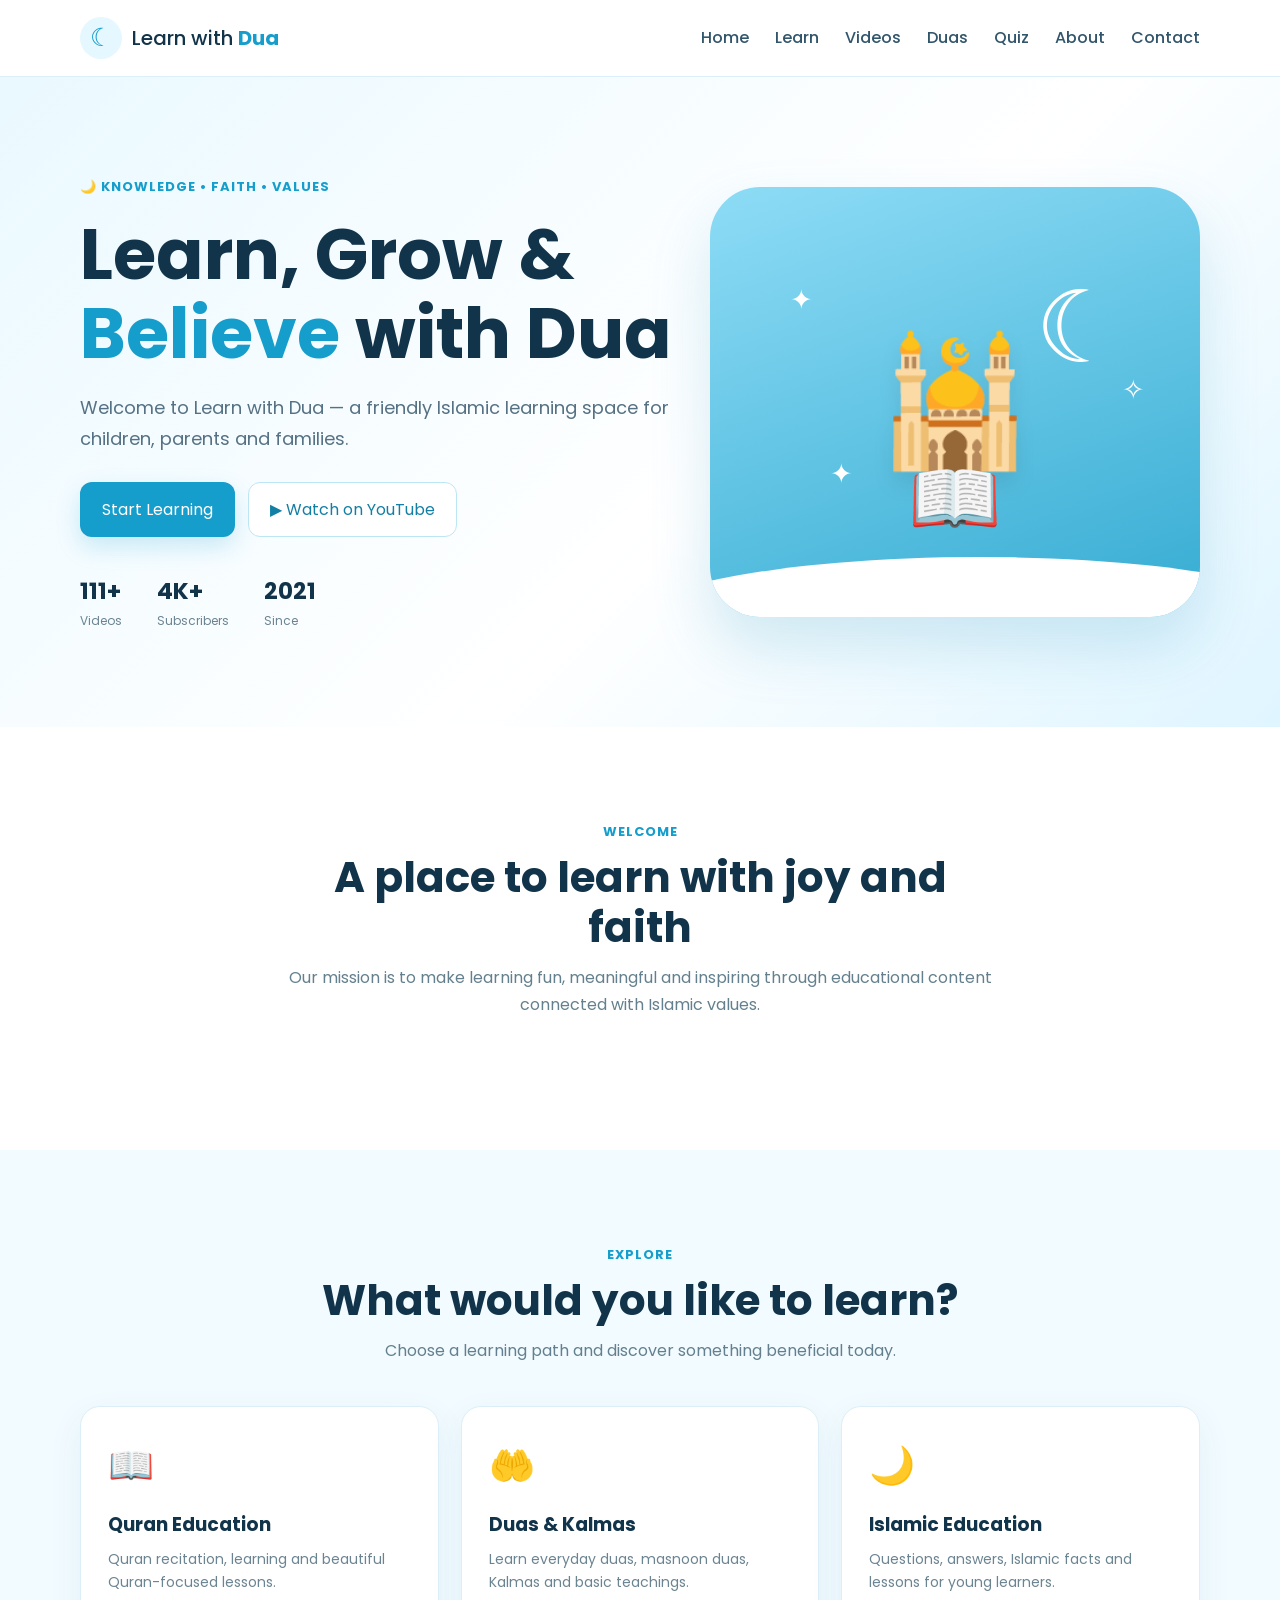
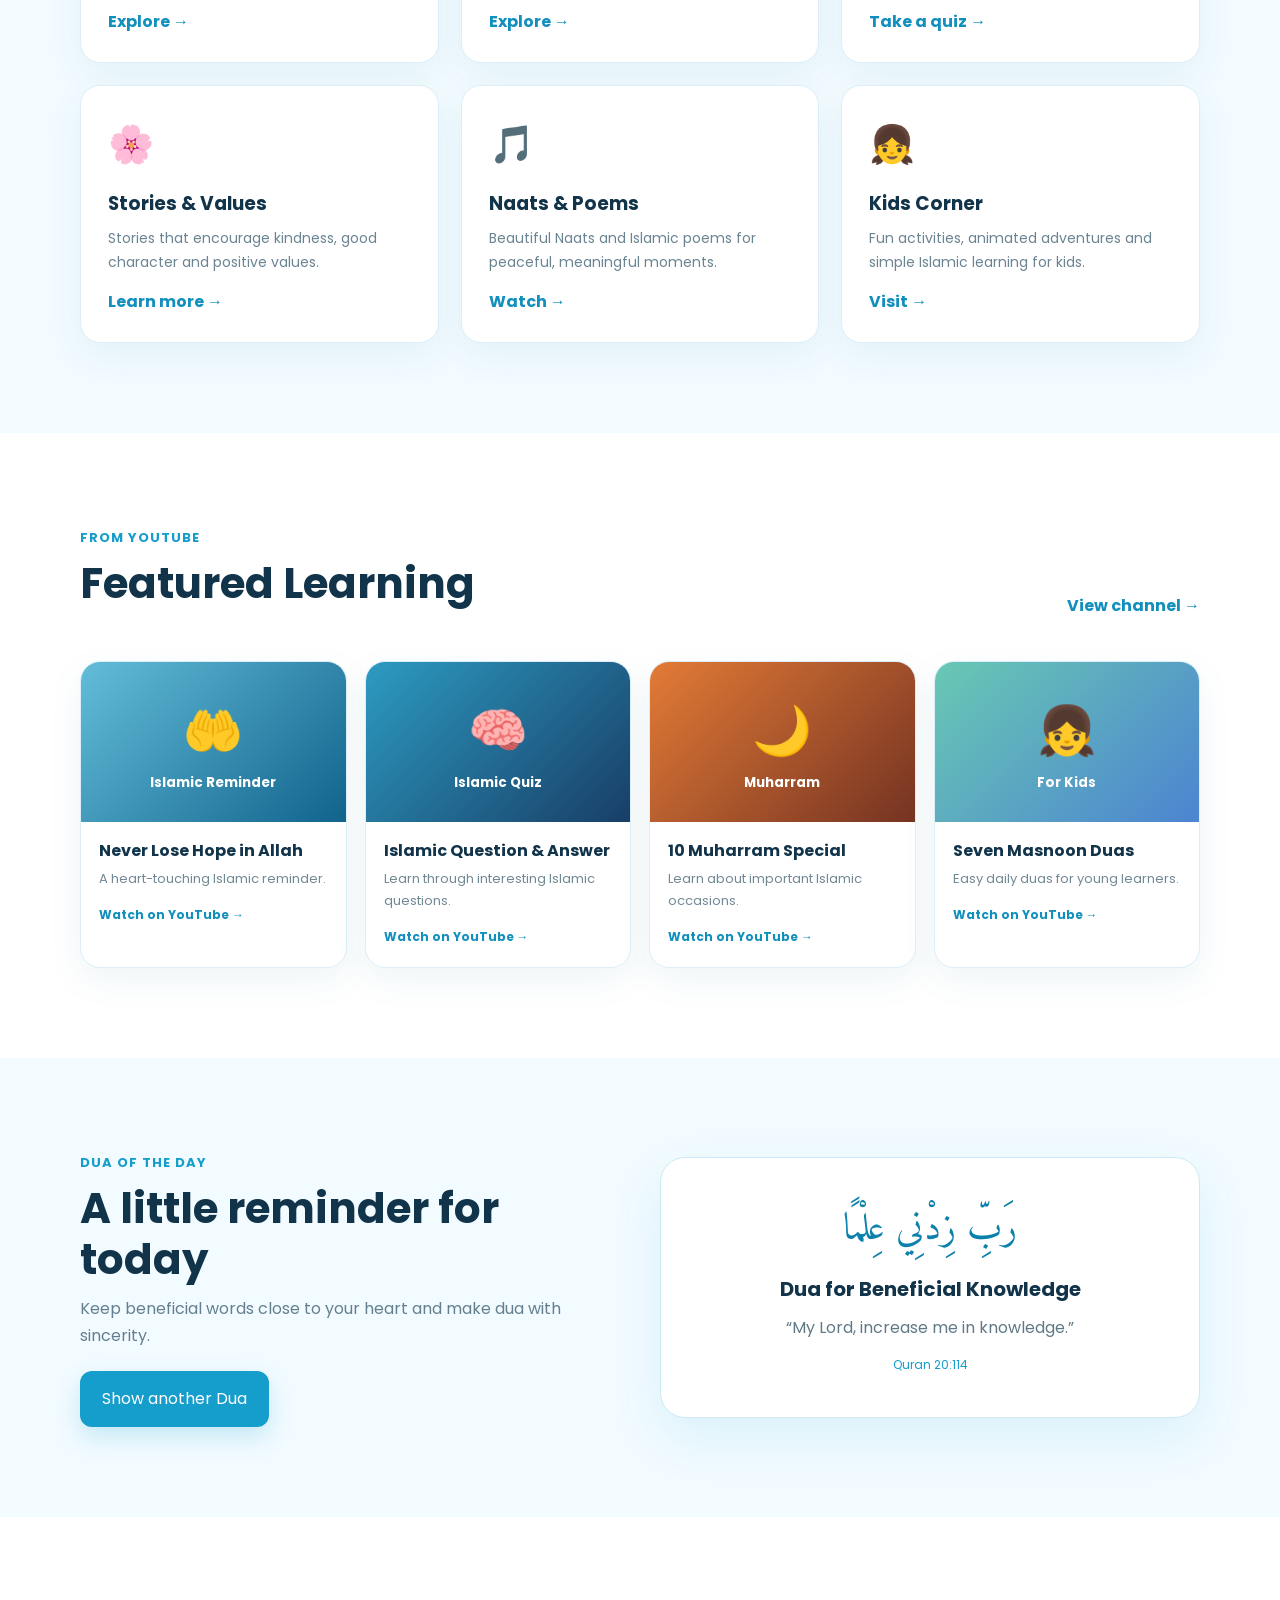
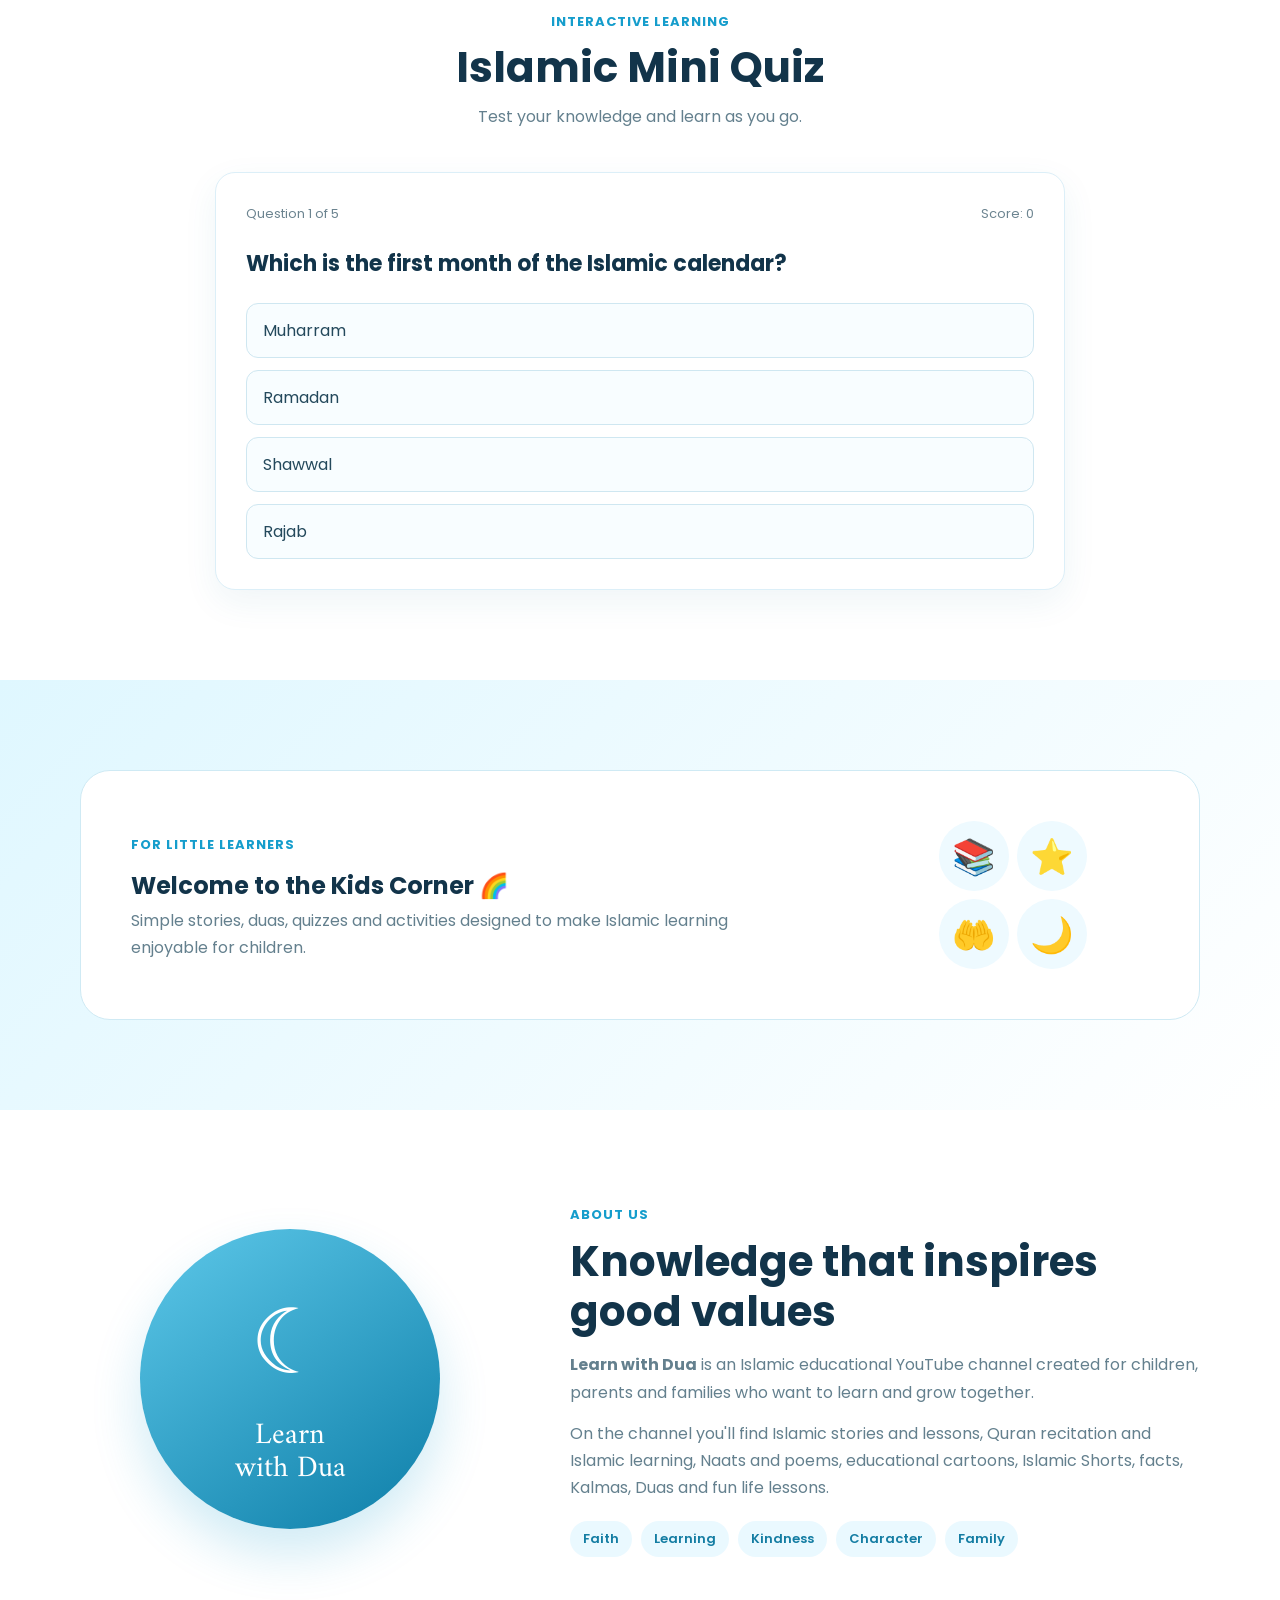
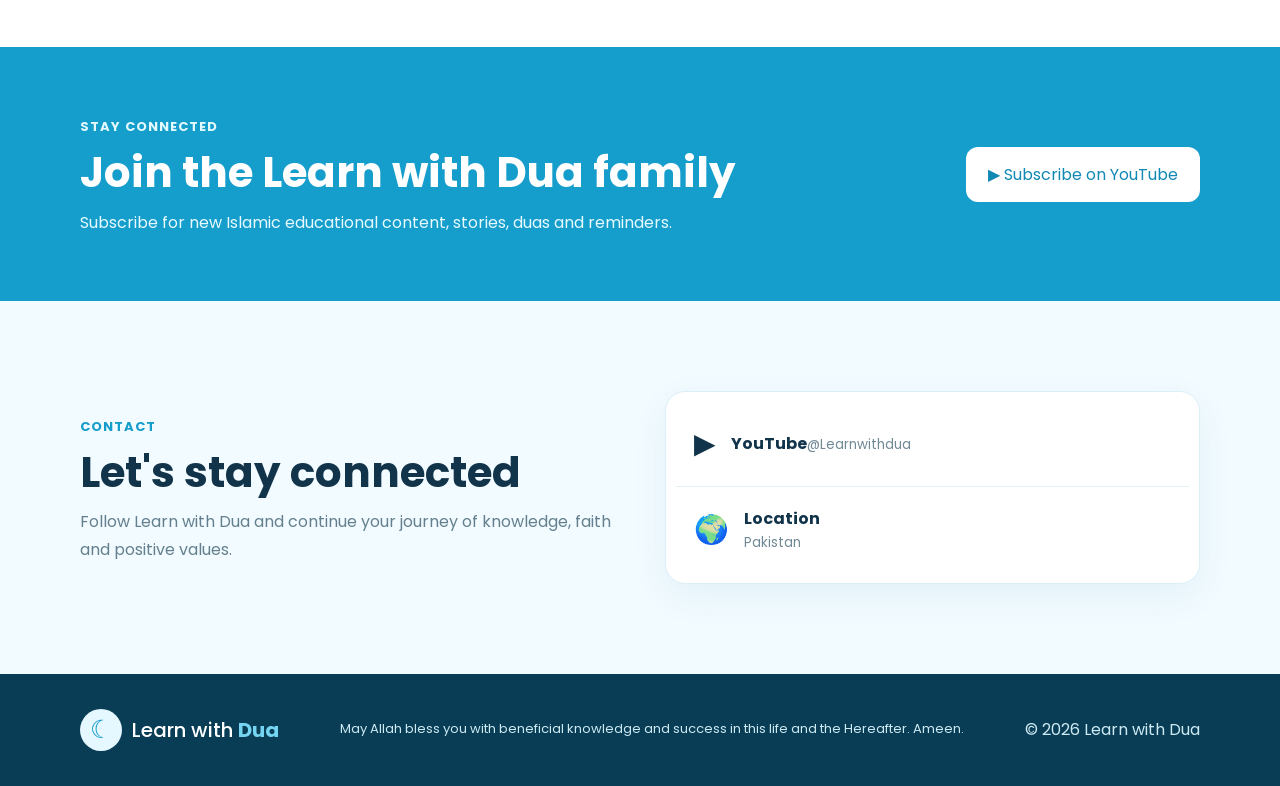
<file: index.html>
<!DOCTYPE html>
<html lang="en">
<head>
  <meta charset="UTF-8">
  <meta name="viewport" content="width=device-width, initial-scale=1.0">
  <meta name="description" content="Learn with Dua - Islamic education, Quran, duas, stories, quizzes and family-friendly learning.">
  <title>Learn with Dua | Islamic Learning</title>
  <link rel="preconnect" href="https://fonts.googleapis.com">
  <link rel="preconnect" href="https://fonts.gstatic.com" crossorigin>
  <link href="https://fonts.googleapis.com/css2?family=Amiri:wght@400;700&family=Poppins:wght@400;500;600;700;800&display=swap" rel="stylesheet">
  <link rel="stylesheet" href="style.css">
</head>
<body>
  <header class="header">
    <nav class="nav container">
      <a class="brand" href="#home"><span class="brand-mark">☾</span><span>Learn with <b>Dua</b></span></a>
      <button class="menu-toggle" aria-label="Open menu">☰</button>
      <div class="nav-links">
        <a href="#home">Home</a>
        <a href="#learn">Learn</a>
        <a href="#videos">Videos</a>
        <a href="#duas">Duas</a>
        <a href="#quiz">Quiz</a>
        <a href="#about">About</a>
        <a href="#contact">Contact</a>
      </div>
    </nav>
  </header>

  <main>
    <section id="home" class="hero">
      <div class="container hero-grid">
        <div class="hero-text">
          <span class="eyebrow">🌙 Knowledge • Faith • Values</span>
          <h1>Learn, Grow &amp; <span>Believe</span> with Dua</h1>
          <p>Welcome to Learn with Dua — a friendly Islamic learning space for children, parents and families.</p>
          <div class="hero-buttons">
            <a class="btn primary" href="#learn">Start Learning</a>
            <a class="btn secondary" href="https://youtube.com/@learnwithdua" target="_blank" rel="noopener">▶ Watch on YouTube</a>
          </div>
          <div class="mini-stats">
            <div><strong>111+</strong><span>Videos</span></div>
            <div><strong>4K+</strong><span>Subscribers</span></div>
            <div><strong>2021</strong><span>Since</span></div>
          </div>
        </div>
        <div class="hero-art">
          <div class="moon">☾</div>
          <div class="mosque">🕌</div>
          <div class="book">📖</div>
          <span class="star s1">✦</span><span class="star s2">✧</span><span class="star s3">✦</span>
        </div>
      </div>
    </section>

    <section class="welcome section">
      <div class="container">
        <div class="section-heading">
          <span class="eyebrow">Welcome</span>
          <h2>A place to learn with joy and faith</h2>
          <p>Our mission is to make learning fun, meaningful and inspiring through educational content connected with Islamic values.</p>
        </div>
      </div>
    </section>

    <section id="learn" class="section soft">
      <div class="container">
        <div class="section-heading">
          <span class="eyebrow">Explore</span>
          <h2>What would you like to learn?</h2>
          <p>Choose a learning path and discover something beneficial today.</p>
        </div>
        <div class="cards">
          <article class="card"><div class="icon">📖</div><h3>Quran Education</h3><p>Quran recitation, learning and beautiful Quran-focused lessons.</p><a href="#videos">Explore →</a></article>
          <article class="card"><div class="icon">🤲</div><h3>Duas &amp; Kalmas</h3><p>Learn everyday duas, masnoon duas, Kalmas and basic teachings.</p><a href="#duas">Explore →</a></article>
          <article class="card"><div class="icon">🌙</div><h3>Islamic Education</h3><p>Questions, answers, Islamic facts and lessons for young learners.</p><a href="#quiz">Take a quiz →</a></article>
          <article class="card"><div class="icon">🌸</div><h3>Stories &amp; Values</h3><p>Stories that encourage kindness, good character and positive values.</p><a href="#about">Learn more →</a></article>
          <article class="card"><div class="icon">🎵</div><h3>Naats &amp; Poems</h3><p>Beautiful Naats and Islamic poems for peaceful, meaningful moments.</p><a href="#videos">Watch →</a></article>
          <article class="card"><div class="icon">👧</div><h3>Kids Corner</h3><p>Fun activities, animated adventures and simple Islamic learning for kids.</p><a href="#kids">Visit →</a></article>
        </div>
      </div>
    </section>

    <section id="videos" class="section">
      <div class="container">
        <div class="section-heading row-heading">
          <div><span class="eyebrow">From YouTube</span><h2>Featured Learning</h2></div>
          <a class="text-link" href="https://youtube.com/@learnwithdua" target="_blank" rel="noopener">View channel →</a>
        </div>
        <div class="video-grid">
          <article class="video-card"><div class="thumbnail thumb1"><span>🤲</span><small>Islamic Reminder</small></div><div class="video-info"><h3>Never Lose Hope in Allah</h3><p>A heart-touching Islamic reminder.</p><a href="https://youtube.com/@learnwithdua" target="_blank" rel="noopener">Watch on YouTube →</a></div></article>
          <article class="video-card"><div class="thumbnail thumb2"><span>🧠</span><small>Islamic Quiz</small></div><div class="video-info"><h3>Islamic Question &amp; Answer</h3><p>Learn through interesting Islamic questions.</p><a href="https://youtube.com/@learnwithdua" target="_blank" rel="noopener">Watch on YouTube →</a></div></article>
          <article class="video-card"><div class="thumbnail thumb3"><span>🌙</span><small>Muharram</small></div><div class="video-info"><h3>10 Muharram Special</h3><p>Learn about important Islamic occasions.</p><a href="https://youtube.com/@learnwithdua" target="_blank" rel="noopener">Watch on YouTube →</a></div></article>
          <article class="video-card"><div class="thumbnail thumb4"><span>👧</span><small>For Kids</small></div><div class="video-info"><h3>Seven Masnoon Duas</h3><p>Easy daily duas for young learners.</p><a href="https://youtube.com/@learnwithdua" target="_blank" rel="noopener">Watch on YouTube →</a></div></article>
        </div>
      </div>
    </section>

    <section id="duas" class="section soft">
      <div class="container dua-layout">
        <div class="dua-intro"><span class="eyebrow">Dua of the Day</span><h2>A little reminder for today</h2><p>Keep beneficial words close to your heart and make dua with sincerity.</p><button class="btn primary" id="newDua">Show another Dua</button></div>
        <div class="dua-box"><div class="arabic" id="duaArabic">رَبِّ زِدْنِي عِلْمًا</div><h3 id="duaTitle">Dua for Beneficial Knowledge</h3><p id="duaMeaning">“My Lord, increase me in knowledge.”</p><span class="source">Quran 20:114</span></div>
      </div>
    </section>

    <section id="quiz" class="section">
      <div class="container quiz-wrap">
        <div class="section-heading"><span class="eyebrow">Interactive Learning</span><h2>Islamic Mini Quiz</h2><p>Test your knowledge and learn as you go.</p></div>
        <div class="quiz-card">
          <div class="quiz-top"><span id="questionNumber">Question 1 of 5</span><span id="score">Score: 0</span></div>
          <h3 id="question">Which is the first month of the Islamic calendar?</h3>
          <div id="answers" class="answers"></div>
          <button id="nextQuestion" class="btn primary hidden">Next Question</button>
          <div id="quizResult" class="result hidden"></div>
        </div>
      </div>
    </section>

    <section id="kids" class="section kids-section">
      <div class="container kids-box">
        <div><span class="eyebrow">For Little Learners</span><h2>Welcome to the Kids Corner 🌈</h2><p>Simple stories, duas, quizzes and activities designed to make Islamic learning enjoyable for children.</p></div>
        <div class="kids-bubbles"><span>📚</span><span>⭐</span><span>🤲</span><span>🌙</span></div>
      </div>
    </section>

    <section id="about" class="section">
      <div class="container about-grid">
        <div class="about-art"><div class="about-circle">☾<br><small>Learn<br>with Dua</small></div></div>
        <div>
          <span class="eyebrow">About Us</span>
          <h2>Knowledge that inspires good values</h2>
          <p><b>Learn with Dua</b> is an Islamic educational YouTube channel created for children, parents and families who want to learn and grow together.</p>
          <p>On the channel you'll find Islamic stories and lessons, Quran recitation and Islamic learning, Naats and poems, educational cartoons, Islamic Shorts, facts, Kalmas, Duas and fun life lessons.</p>
          <div class="pill-list"><span>Faith</span><span>Learning</span><span>Kindness</span><span>Character</span><span>Family</span></div>
        </div>
      </div>
    </section>

    <section class="subscribe">
      <div class="container subscribe-inner"><div><span class="eyebrow">Stay Connected</span><h2>Join the Learn with Dua family</h2><p>Subscribe for new Islamic educational content, stories, duas and reminders.</p></div><a class="btn white" href="https://youtube.com/@learnwithdua" target="_blank" rel="noopener">▶ Subscribe on YouTube</a></div>
    </section>

    <section id="contact" class="section soft">
      <div class="container contact-grid">
        <div><span class="eyebrow">Contact</span><h2>Let's stay connected</h2><p>Follow Learn with Dua and continue your journey of knowledge, faith and positive values.</p></div>
        <div class="contact-card"><a href="https://youtube.com/@learnwithdua" target="_blank" rel="noopener"><span>▶</span><div><b>YouTube</b><small>@Learnwithdua</small></div></a><div><span>🌍</span><div><b>Location</b><small>Pakistan</small></div></div></div>
      </div>
    </section>
  </main>

  <footer class="footer"><div class="container footer-inner"><a class="brand" href="#home"><span class="brand-mark">☾</span><span>Learn with <b>Dua</b></span></a><p>May Allah bless you with beneficial knowledge and success in this life and the Hereafter. Ameen.</p><span>© <span id="year"></span> Learn with Dua</span></div></footer>
  <button class="top-btn" id="topBtn" aria-label="Back to top">↑</button>
  <script src="script.js"></script>
</body>
</html>
</file>
<file: style.css>
*{box-sizing:border-box;margin:0;padding:0}html{scroll-behavior:smooth}body{font-family:Poppins,Arial,sans-serif;color:#12344a;background:#fff;line-height:1.7}.container{width:min(1120px,92%);margin:auto}.header{position:sticky;top:0;z-index:1000;background:rgba(255,255,255,.92);backdrop-filter:blur(12px);border-bottom:1px solid #dceff8}.nav{min-height:76px;display:flex;align-items:center;justify-content:space-between}.brand{display:flex;align-items:center;gap:10px;text-decoration:none;color:#12344a;font-size:20px;font-weight:500}.brand b{color:#159dcc}.brand-mark{width:42px;height:42px;border-radius:50%;display:grid;place-items:center;background:#e5f7ff;color:#159dcc;font-size:25px}.nav-links{display:flex;gap:26px}.nav-links a{color:#31556b;text-decoration:none;font-weight:500}.nav-links a:hover{color:#159dcc}.menu-toggle{display:none;border:0;background:none;font-size:27px;color:#12344a}.hero{min-height:650px;background:linear-gradient(135deg,#eaf9ff,#fff 58%,#dff5ff);display:flex;align-items:center;overflow:hidden}.hero-grid{display:grid;grid-template-columns:1.1fr .9fr;align-items:center;gap:30px}.eyebrow{display:inline-block;color:#159dcc;font-weight:700;letter-spacing:1px;text-transform:uppercase;font-size:13px;margin-bottom:10px}.hero h1{font-size:clamp(42px,6vw,70px);line-height:1.12;color:#12344a;margin:8px 0 20px}.hero h1 span{color:#159dcc}.hero p{max-width:650px;font-size:18px;color:#557183}.hero-buttons{display:flex;gap:13px;flex-wrap:wrap;margin:28px 0}.btn{display:inline-flex;align-items:center;justify-content:center;border-radius:12px;padding:13px 21px;text-decoration:none;font-weight:700;border:1px solid transparent;cursor:pointer;font:inherit}.primary{background:#159dcc;color:white;box-shadow:0 10px 25px rgba(21,157,204,.2)}.primary:hover{background:#087fae}.secondary{background:white;color:#147fa5;border-color:#bde6f4}.white{background:#fff;color:#1189b4}.mini-stats{display:flex;gap:35px;margin-top:35px}.mini-stats div{display:flex;flex-direction:column}.mini-stats strong{font-size:23px;color:#12344a}.mini-stats span{font-size:12px;color:#6b8492}.hero-art{height:430px;border-radius:50px;background:linear-gradient(160deg,#8edcf6,#36acd2);position:relative;display:grid;place-items:center;box-shadow:0 30px 60px rgba(29,145,183,.18);overflow:hidden}.hero-art:after{content:"";position:absolute;width:150%;height:150px;bottom:-90px;left:-20%;background:#fff;border-radius:50% 50% 0 0}.moon{position:absolute;right:75px;top:55px;font-size:100px;color:#fff}.mosque{font-size:125px;filter:drop-shadow(0 12px 10px rgba(0,0,0,.08));z-index:2}.book{font-size:75px;position:absolute;bottom:55px;z-index:3}.star{position:absolute;color:#fff;font-size:27px}.s1{top:90px;left:80px}.s2{top:180px;right:55px}.s3{left:120px;bottom:120px}.section{padding:90px 0}.soft{background:#f2fbff}.section-heading{text-align:center;max-width:720px;margin:0 auto 42px}.section-heading h2,.about-grid h2,.dua-intro h2,.subscribe h2,.contact-grid h2{font-size:clamp(29px,4vw,42px);line-height:1.2;color:#12344a;margin-bottom:10px}.section-heading p,.about-grid p,.contact-grid p{color:#64808e}.cards{display:grid;grid-template-columns:repeat(3,1fr);gap:22px}.card,.video-card,.quiz-card,.contact-card{background:#fff;border:1px solid #dceff8;border-radius:20px;box-shadow:0 12px 35px rgba(27,113,144,.07)}.card{padding:27px;transition:.25s}.card:hover,.video-card:hover{transform:translateY(-5px);box-shadow:0 18px 38px rgba(27,113,144,.12)}.icon{font-size:37px;margin-bottom:12px}.card h3{margin-bottom:7px}.card p{color:#6b8492;font-size:14px;margin-bottom:13px}.card a,.video-info a,.text-link{color:#118fbd;text-decoration:none;font-weight:700}.row-heading{display:flex;justify-content:space-between;align-items:end;text-align:left;max-width:none}.video-grid{display:grid;grid-template-columns:repeat(4,1fr);gap:18px}.video-card{overflow:hidden;transition:.25s}.thumbnail{height:160px;display:flex;flex-direction:column;align-items:center;justify-content:center;color:white;position:relative}.thumbnail span{font-size:48px}.thumbnail small{font-weight:700}.thumb1{background:linear-gradient(135deg,#63bdd9,#11638c)}.thumb2{background:linear-gradient(135deg,#2d9bc1,#183e67)}.thumb3{background:linear-gradient(135deg,#e37b36,#753322)}.thumb4{background:linear-gradient(135deg,#69c8b3,#4c84d1)}.video-info{padding:18px}.video-info h3{font-size:16px;line-height:1.4;margin-bottom:5px}.video-info p{font-size:13px;color:#718895;margin-bottom:10px}.video-info a{font-size:12px}.dua-layout{display:grid;grid-template-columns:1fr 1fr;gap:40px;align-items:center}.dua-intro{text-align:left}.dua-intro p{color:#64808e;margin-bottom:22px}.dua-box{background:white;border-radius:25px;border:1px solid #cbeaf5;padding:40px;text-align:center;box-shadow:0 20px 50px rgba(21,157,204,.1)}.arabic{font-family:Amiri,serif;font-size:38px;color:#0b81ab;margin-bottom:10px}.dua-box h3{font-size:20px}.dua-box p{color:#607987;margin:8px 0}.source{font-size:12px;color:#159dcc}.quiz-wrap{max-width:850px}.quiz-card{padding:30px}.quiz-top{display:flex;justify-content:space-between;color:#6c8490;font-size:13px;margin-bottom:20px}.quiz-card h3{font-size:22px;margin-bottom:20px}.answers{display:grid;gap:12px}.answer{padding:13px 16px;border:1px solid #cfe7f1;border-radius:12px;background:#f8fdff;text-align:left;cursor:pointer;font:inherit;color:#24495c}.answer:hover{border-color:#159dcc;background:#effaff}.answer.correct{background:#dff7e8;border-color:#49ae72}.answer.wrong{background:#ffe7e7;border-color:#dc6c6c}.hidden{display:none!important}.quiz-card>.btn{margin-top:20px}.result{text-align:center;padding:18px;background:#eaf9ff;border-radius:14px;margin-top:15px;font-weight:700}.kids-section{background:linear-gradient(135deg,#dff7ff,#fff)}.kids-box{background:white;border:1px solid #cfeaf4;border-radius:30px;padding:50px;display:flex;justify-content:space-between;align-items:center;overflow:hidden}.kids-box p{color:#64808e;max-width:650px}.kids-bubbles{display:flex;gap:8px;flex-wrap:wrap;max-width:210px}.kids-bubbles span{font-size:35px;background:#eefaff;width:70px;height:70px;display:grid;place-items:center;border-radius:50%}.about-grid{display:grid;grid-template-columns:.8fr 1.2fr;gap:70px;align-items:center}.about-grid p{margin:14px 0}.about-art{display:grid;place-items:center}.about-circle{width:300px;height:300px;border-radius:50%;background:linear-gradient(145deg,#5dc8e9,#0d7ea8);color:#fff;display:grid;place-items:center;text-align:center;font-size:90px;box-shadow:0 25px 50px rgba(21,157,204,.2)}.about-circle small{font-family:Amiri,serif;font-size:30px;line-height:1.1;margin-top:-80px}.pill-list{display:flex;gap:9px;flex-wrap:wrap;margin-top:20px}.pill-list span{padding:7px 13px;background:#eaf9ff;color:#147da3;border-radius:99px;font-size:13px;font-weight:600}.subscribe{padding:65px 0;background:#159dcc;color:white}.subscribe h2{color:white}.subscribe .eyebrow{color:#e2f9ff}.subscribe p{color:#e7faff}.subscribe-inner{display:flex;justify-content:space-between;align-items:center;gap:30px}.contact-grid{display:grid;grid-template-columns:1fr 1fr;gap:50px;align-items:center}.contact-card{padding:10px}.contact-card>a,.contact-card>div{display:flex;align-items:center;gap:15px;padding:18px;text-decoration:none;color:#12344a}.contact-card>a+div{border-top:1px solid #e3f1f6}.contact-card span{font-size:28px}.contact-card div div{display:flex;flex-direction:column}.contact-card small{color:#718995}.footer{background:#083d55;color:#cdeaf3;padding:35px 0}.footer .brand{color:white}.footer .brand b{color:#74d4f2}.footer-inner{display:grid;grid-template-columns:auto 1fr auto;align-items:center;gap:30px}.footer p{font-size:13px;text-align:center}.top-btn{position:fixed;right:20px;bottom:20px;width:45px;height:45px;border-radius:50%;border:0;background:#159dcc;color:#fff;font-size:22px;display:none;cursor:pointer;box-shadow:0 10px 25px rgba(21,157,204,.25)}@media(max-width:900px){.nav-links{gap:15px}.hero-grid,.dua-layout,.about-grid,.contact-grid{grid-template-columns:1fr}.hero{padding:70px 0}.hero-art{height:330px}.cards{grid-template-columns:repeat(2,1fr)}.video-grid{grid-template-columns:repeat(2,1fr)}.about-art{order:2}.subscribe-inner{flex-direction:column;text-align:center}.footer-inner{grid-template-columns:1fr;text-align:center}.footer p{text-align:center}}@media(max-width:650px){.nav{min-height:65px}.menu-toggle{display:block}.nav-links{position:absolute;top:65px;left:0;right:0;background:#fff;display:none;flex-direction:column;padding:20px 5%;border-bottom:1px solid #dceff8}.nav-links.open{display:flex}.hero h1{font-size:43px}.mini-stats{gap:20px}.cards,.video-grid{grid-template-columns:1fr}.row-heading{align-items:start;gap:10px;flex-direction:column}.kids-box{padding:30px;flex-direction:column;gap:25px}.dua-box{padding:25px}.arabic{font-size:30px}.about-circle{width:230px;height:230px;font-size:70px}.about-circle small{font-size:24px}.section{padding:65px 0}}
</file>
